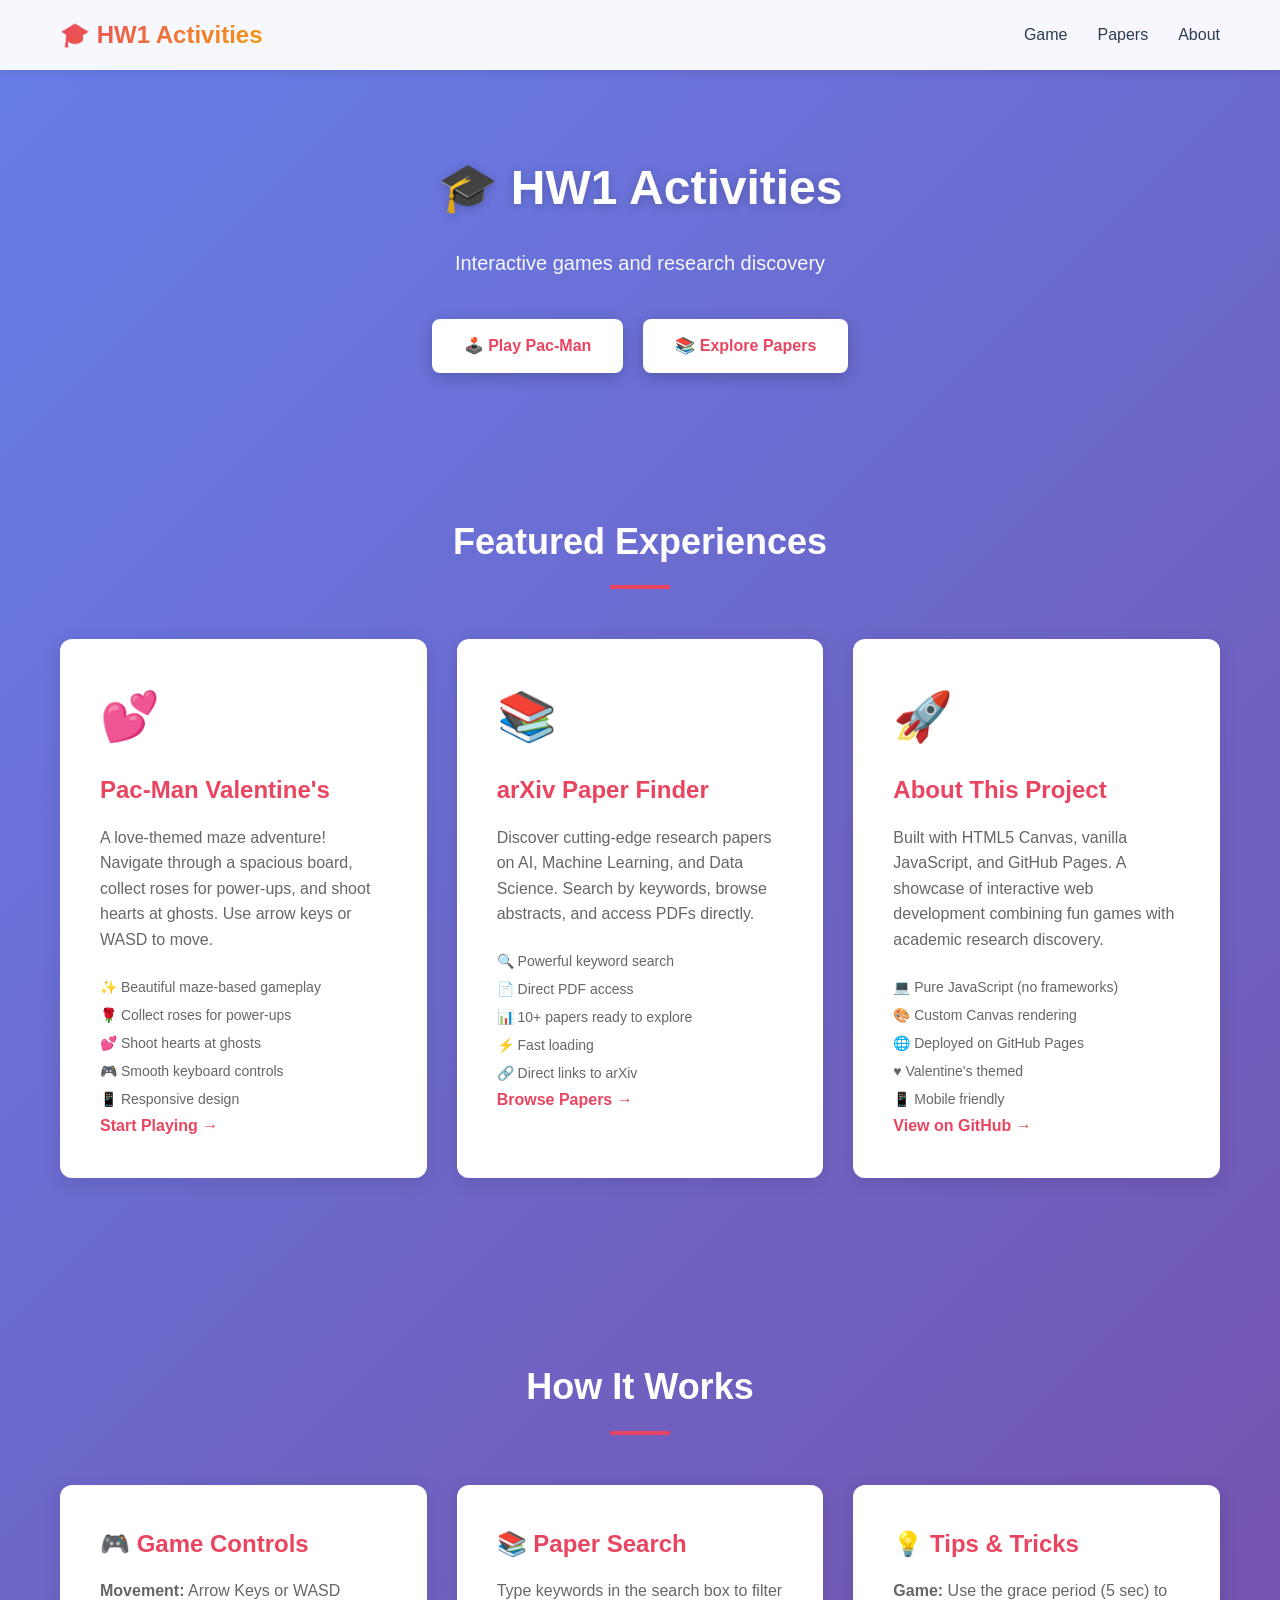
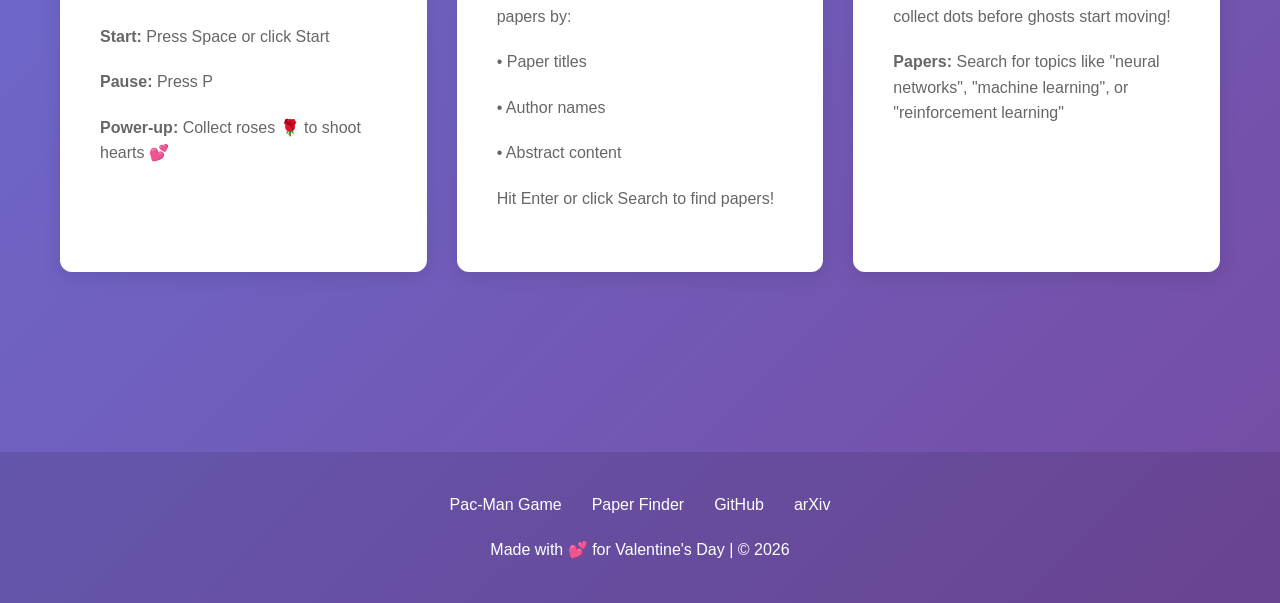
<file: index.html>
<!DOCTYPE html>
<html lang="en">
<head>
  <meta charset="UTF-8">
  <meta name="viewport" content="width=device-width, initial-scale=1.0">
  <title>HW1 Activities</title>
  <style>
    * {
      margin: 0;
      padding: 0;
      box-sizing: border-box;
    }

    :root {
      --primary: #e94560;
      --secondary: #f39c12;
      --dark: #1a1a2e;
      --light: #f5f5f5;
      --text: #2c3e50;
      --border: #ecf0f1;
    }

    body {
      font-family: -apple-system, BlinkMacSystemFont, 'Segoe UI', Roboto, 'Helvetica Neue', Arial, sans-serif;
      background: linear-gradient(135deg, #667eea 0%, #764ba2 100%);
      color: var(--text);
      line-height: 1.6;
      min-height: 100vh;
    }

    /* Navigation */
    nav {
      background: rgba(255, 255, 255, 0.95);
      backdrop-filter: blur(10px);
      padding: 1rem 0;
      position: sticky;
      top: 0;
      z-index: 1000;
      box-shadow: 0 2px 10px rgba(0, 0, 0, 0.1);
    }

    .nav-container {
      max-width: 1200px;
      margin: 0 auto;
      padding: 0 20px;
      display: flex;
      justify-content: space-between;
      align-items: center;
    }

    .nav-brand {
      font-size: 24px;
      font-weight: 700;
      background: linear-gradient(135deg, var(--primary), var(--secondary));
      -webkit-background-clip: text;
      -webkit-text-fill-color: transparent;
      text-decoration: none;
    }

    .nav-links {
      display: flex;
      gap: 30px;
      list-style: none;
    }

    .nav-links a {
      text-decoration: none;
      color: var(--text);
      font-weight: 500;
      transition: color 0.3s;
    }

    .nav-links a:hover {
      color: var(--primary);
    }

    /* Hero Section */
    .hero {
      padding: 80px 20px;
      text-align: center;
      color: white;
    }

    .hero h1 {
      font-size: 48px;
      margin-bottom: 20px;
      font-weight: 700;
      text-shadow: 0 2px 10px rgba(0, 0, 0, 0.2);
    }

    .hero p {
      font-size: 20px;
      margin-bottom: 40px;
      opacity: 0.95;
    }

    /* CTA Buttons */
    .cta-buttons {
      display: flex;
      gap: 20px;
      justify-content: center;
      flex-wrap: wrap;
      margin-top: 40px;
    }

    .btn {
      display: inline-block;
      padding: 14px 32px;
      border-radius: 8px;
      text-decoration: none;
      font-weight: 600;
      transition: all 0.3s;
      cursor: pointer;
      border: none;
      font-size: 16px;
    }

    .btn-primary {
      background: white;
      color: var(--primary);
      box-shadow: 0 4px 15px rgba(0, 0, 0, 0.2);
    }

    .btn-primary:hover {
      transform: translateY(-2px);
      box-shadow: 0 6px 20px rgba(0, 0, 0, 0.3);
    }

    .btn-secondary {
      background: rgba(255, 255, 255, 0.2);
      color: white;
      border: 2px solid white;
    }

    .btn-secondary:hover {
      background: white;
      color: var(--primary);
    }

    /* Main Content */
    .container {
      max-width: 1200px;
      margin: 0 auto;
      padding: 60px 20px;
    }

    .features {
      display: grid;
      grid-template-columns: repeat(auto-fit, minmax(350px, 1fr));
      gap: 30px;
      margin-bottom: 60px;
    }

    .feature-card {
      background: white;
      padding: 40px;
      border-radius: 12px;
      box-shadow: 0 4px 20px rgba(0, 0, 0, 0.1);
      transition: transform 0.3s, box-shadow 0.3s;
    }

    .feature-card:hover {
      transform: translateY(-5px);
      box-shadow: 0 8px 30px rgba(0, 0, 0, 0.15);
    }

    .feature-card h3 {
      font-size: 24px;
      margin-bottom: 15px;
      color: var(--primary);
    }

    .feature-card p {
      color: #666;
      margin-bottom: 20px;
    }

    .feature-card a {
      display: inline-block;
      color: var(--primary);
      text-decoration: none;
      font-weight: 600;
      transition: color 0.3s;
    }

    .feature-card a:hover {
      color: var(--secondary);
    }

    .emoji {
      font-size: 48px;
      display: block;
      margin-bottom: 15px;
    }

    /* Section Title */
    .section-title {
      text-align: center;
      font-size: 36px;
      margin-bottom: 50px;
      color: white;
    }

    .section-title::after {
      content: '';
      display: block;
      width: 60px;
      height: 4px;
      background: var(--primary);
      margin: 15px auto 0;
    }

    /* Footer */
    footer {
      background: rgba(0, 0, 0, 0.1);
      color: white;
      text-align: center;
      padding: 40px 20px;
      margin-top: 60px;
    }

    .footer-content {
      max-width: 1200px;
      margin: 0 auto;
    }

    .footer-links {
      display: flex;
      justify-content: center;
      gap: 30px;
      margin-bottom: 20px;
      flex-wrap: wrap;
    }

    .footer-links a {
      color: white;
      text-decoration: none;
      transition: color 0.3s;
    }

    .footer-links a:hover {
      color: var(--secondary);
    }

    /* Responsive */
    @media (max-width: 768px) {
      .hero h1 {
        font-size: 32px;
      }

      .hero p {
        font-size: 16px;
      }

      .nav-links {
        gap: 20px;
      }

      .cta-buttons {
        flex-direction: column;
        align-items: center;
      }

      .btn {
        width: 100%;
        max-width: 300px;
      }
    }
  </style>
</head>
<body>
  <!-- Navigation -->
  <nav>
    <div class="nav-container">
      <a href="#" class="nav-brand">🎓 HW1 Activities</a>
      <ul class="nav-links">
        <li><a href="#game">Game</a></li>
        <li><a href="#papers">Papers</a></li>
        <li><a href="#about">About</a></li>
      </ul>
    </div>
  </nav>

  <!-- Hero Section -->
  <div class="hero">
    <h1>🎓 HW1 Activities</h1>
    <p>Interactive games and research discovery</p>
    <div class="cta-buttons">
      <a href="pacman-valentine.html" class="btn btn-primary">🕹️ Play Pac-Man</a>
      <a href="papers.html" class="btn btn-primary">📚 Explore Papers</a>
    </div>
  </div>

  <!-- Features Section -->
  <div class="container">
    <h2 class="section-title" id="game">Featured Experiences</h2>

    <div class="features">
      <!-- Pac-Man Card -->
      <div class="feature-card">
        <span class="emoji">💕</span>
        <h3>Pac-Man Valentine's</h3>
        <p>A love-themed maze adventure! Navigate through a spacious board, collect roses for power-ups, and shoot hearts at ghosts. Use arrow keys or WASD to move.</p>
        <ul style="list-style: none; color: #666; font-size: 14px; line-height: 2;">
          <li>✨ Beautiful maze-based gameplay</li>
          <li>🌹 Collect roses for power-ups</li>
          <li>💕 Shoot hearts at ghosts</li>
          <li>🎮 Smooth keyboard controls</li>
          <li>📱 Responsive design</li>
        </ul>
        <a href="pacman-valentine.html">Start Playing →</a>
      </div>

      <!-- Papers Card -->
      <div class="feature-card">
        <span class="emoji">📚</span>
        <h3>arXiv Paper Finder</h3>
        <p>Discover cutting-edge research papers on AI, Machine Learning, and Data Science. Search by keywords, browse abstracts, and access PDFs directly.</p>
        <ul style="list-style: none; color: #666; font-size: 14px; line-height: 2;">
          <li>🔍 Powerful keyword search</li>
          <li>📄 Direct PDF access</li>
          <li>📊 10+ papers ready to explore</li>
          <li>⚡ Fast loading</li>
          <li>🔗 Direct links to arXiv</li>
        </ul>
        <a href="papers.html">Browse Papers →</a>
      </div>

      <!-- About Card -->
      <div class="feature-card">
        <span class="emoji">🚀</span>
        <h3>About This Project</h3>
        <p>Built with HTML5 Canvas, vanilla JavaScript, and GitHub Pages. A showcase of interactive web development combining fun games with academic research discovery.</p>
        <ul style="list-style: none; color: #666; font-size: 14px; line-height: 2;">
          <li>💻 Pure JavaScript (no frameworks)</li>
          <li>🎨 Custom Canvas rendering</li>
          <li>🌐 Deployed on GitHub Pages</li>
          <li>♥️ Valentine's themed</li>
          <li>📱 Mobile friendly</li>
        </ul>
        <a href="https://github.com/rithika-u/rithika-u.github.io" target="_blank">View on GitHub →</a>
      </div>
    </div>
  </div>

  <!-- How It Works -->
  <div class="container" id="about">
    <h2 class="section-title">How It Works</h2>
    <div class="features">
      <div class="feature-card">
        <h3>🎮 Game Controls</h3>
        <p><strong>Movement:</strong> Arrow Keys or WASD</p>
        <p><strong>Start:</strong> Press Space or click Start</p>
        <p><strong>Pause:</strong> Press P</p>
        <p><strong>Power-up:</strong> Collect roses 🌹 to shoot hearts 💕</p>
      </div>

      <div class="feature-card">
        <h3>📚 Paper Search</h3>
        <p>Type keywords in the search box to filter papers by:</p>
        <p>• Paper titles</p>
        <p>• Author names</p>
        <p>• Abstract content</p>
        <p>Hit Enter or click Search to find papers!</p>
      </div>

      <div class="feature-card">
        <h3>💡 Tips & Tricks</h3>
        <p><strong>Game:</strong> Use the grace period (5 sec) to collect dots before ghosts start moving!</p>
        <p><strong>Papers:</strong> Search for topics like "neural networks", "machine learning", or "reinforcement learning"</p>
      </div>
    </div>
  </div>

  <!-- Footer -->
  <footer>
    <div class="footer-content">
      <div class="footer-links">
        <a href="pacman-valentine.html">Pac-Man Game</a>
        <a href="papers.html">Paper Finder</a>
        <a href="https://github.com/rithika-u/rithika-u.github.io" target="_blank">GitHub</a>
        <a href="https://arxiv.org" target="_blank">arXiv</a>
      </div>
      <p>Made with 💕 for Valentine's Day | © 2026</p>
    </div>
  </footer>
</body>
</html>
</file>
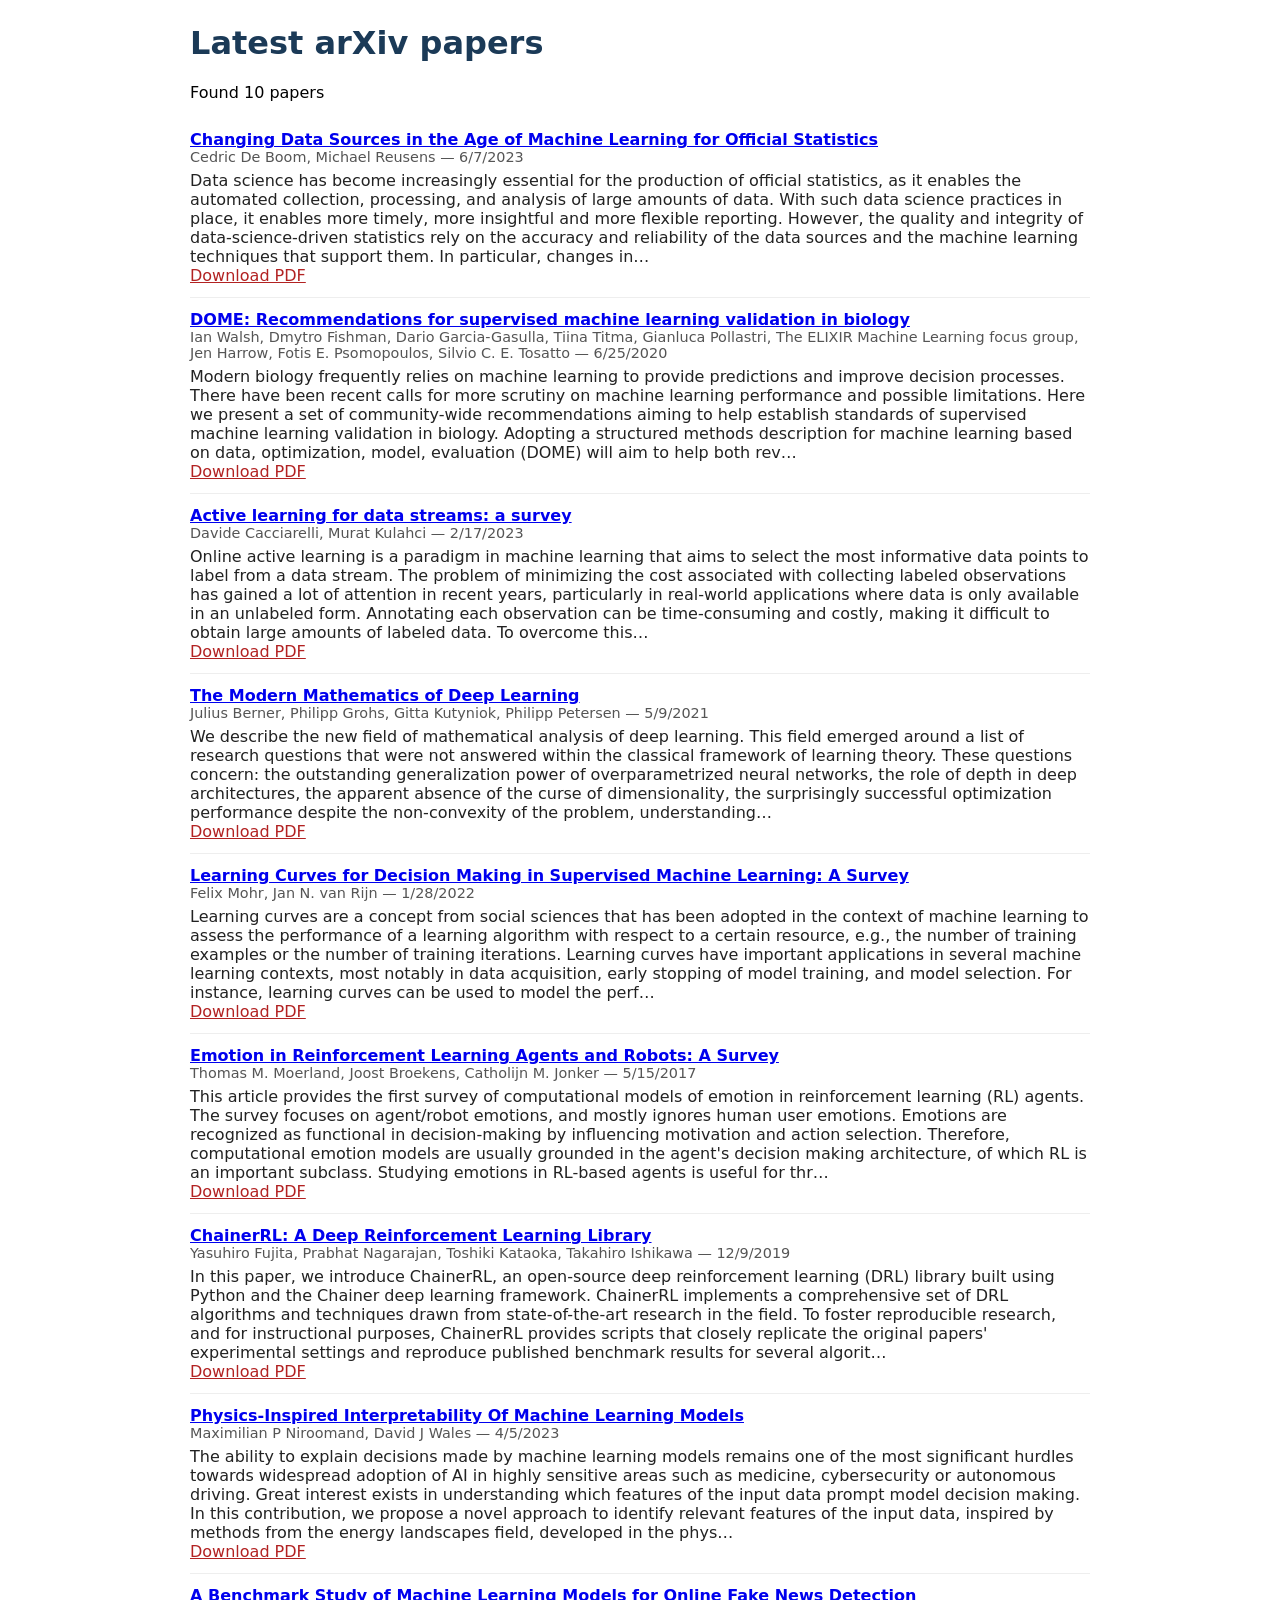
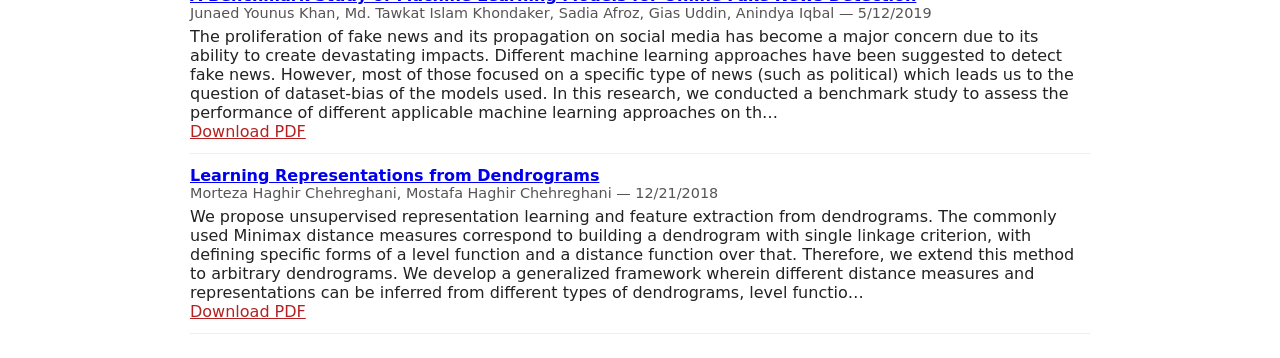
<file: arxiv.html>
<!doctype html>
<html lang="en">
  <head>
    <meta charset="utf-8" />
    <meta name="viewport" content="width=device-width,initial-scale=1" />
    <title>Latest arXiv papers</title>
    <style>
      body{font-family:system-ui,Segoe UI,Roboto,Helvetica,Arial,sans-serif;max-width:900px;margin:24px auto;padding:0 16px}
      h1{color:#1b3a57}
      .paper{border-bottom:1px solid #eee;padding:12px 0}
      .title{font-weight:600}
      .meta{color:#555;font-size:0.9rem}
      .abstract{margin-top:6px;color:#222}
      a.pdf{color:#b22222}
    </style>
  </head>
  <body>
    <h1>Latest arXiv papers</h1>
    <p id="status">Loading...</p>
    <div id="papers"></div>

    <script>
      function truncate(s, n=300){ return s.length>n ? s.slice(0,n).trim() + '…' : s }
      async function load(){
        try{
          const res = await fetch('/data/arxiv.json', {cache: 'no-store'})
          if(!res.ok) throw new Error('Fetch failed')
          const items = await res.json()
          const out = document.getElementById('papers')
          document.getElementById('status').textContent = `Found ${items.length} papers`;
          if(items.length===0) out.innerHTML = '<p>No papers found.</p>'
          items.forEach(p=>{
            const d = document.createElement('div'); d.className='paper'
            d.innerHTML = `<div class="title"><a href="${p.pdf_link}" target="_blank" rel="noopener noreferrer">${p.title}</a></div>`+
                          `<div class="meta">${p.authors.join(', ')} — ${new Date(p.published).toLocaleDateString()}</div>`+
                          `<div class="abstract">${truncate(p.abstract,500)}</div>`+
                          `<div class="link"><a class="pdf" href="${p.pdf_link}" target="_blank">Download PDF</a></div>`
            out.appendChild(d)
          })
        }catch(err){
          document.getElementById('status').textContent = 'Failed to load papers.'
          console.error(err)
        }
      }
      load()
    </script>
  </body>
</html>
</file>
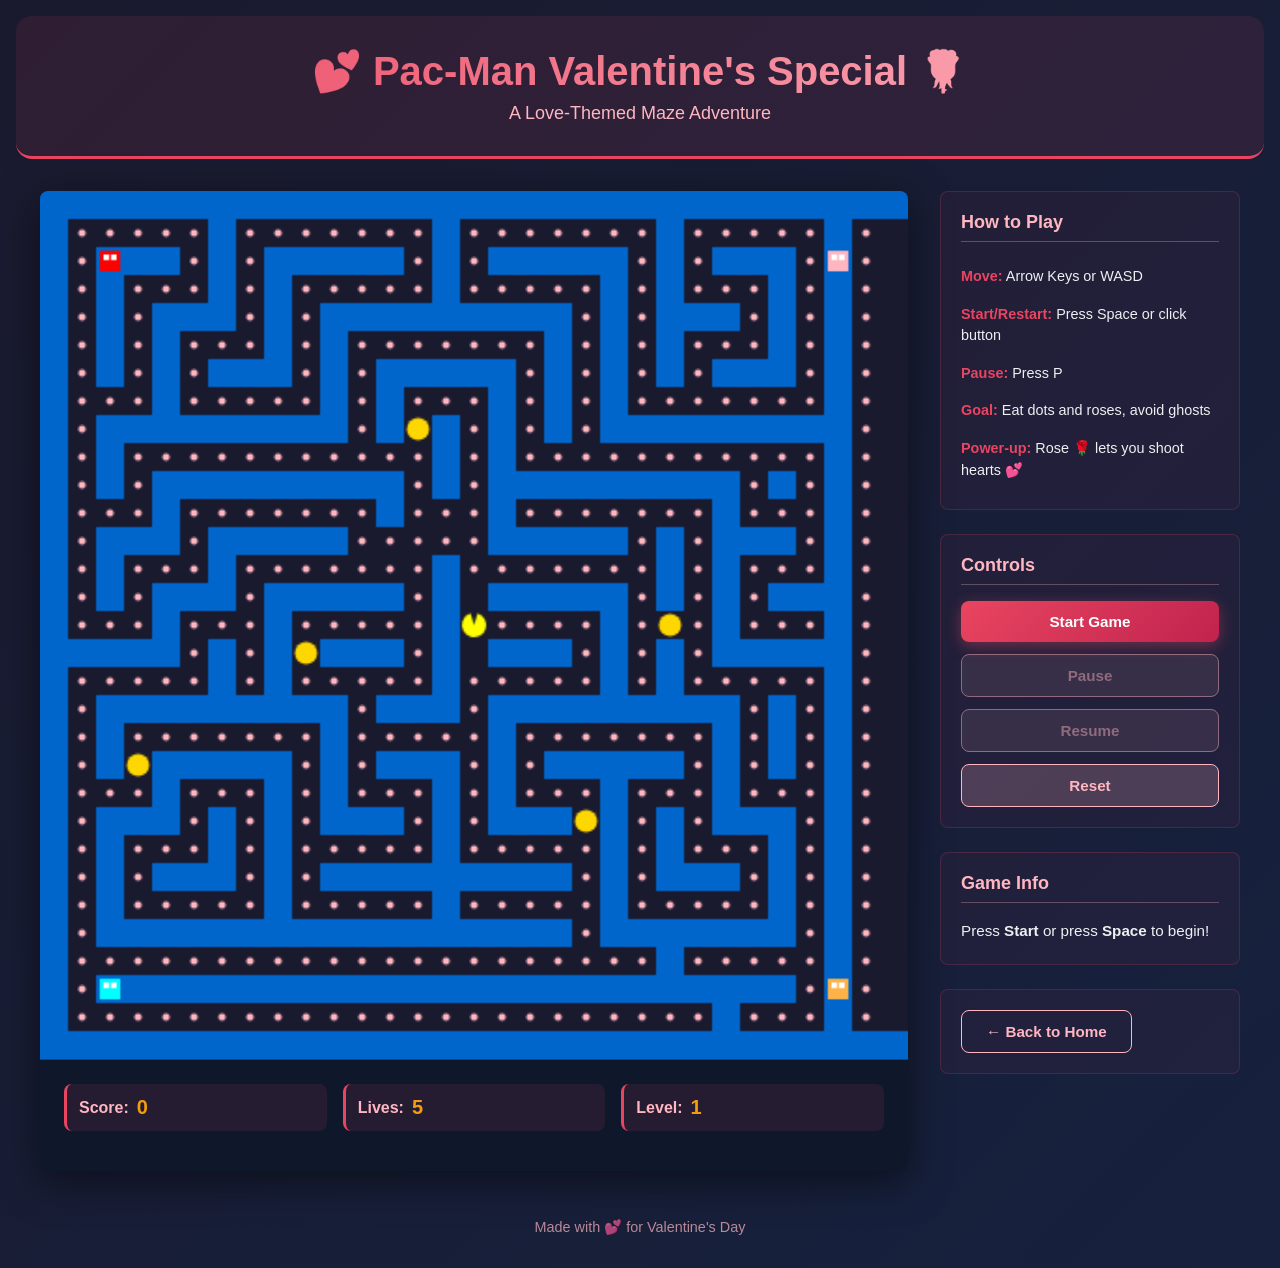
<file: pacman-valentine.html>
<!DOCTYPE html>
<html lang="en">
<head>
  <meta charset="UTF-8">
  <meta name="viewport" content="width=device-width, initial-scale=1.0">
  <meta name="description" content="Play Pac-Man Valentine's Special - A love-themed maze game with power-ups">
  <title>💕 Pac-Man Valentine's Special</title>
  <link rel="stylesheet" href="css/game.css?v=2.0">
</head>
<body>
  <header class="game-header">
    <h1>💕 Pac-Man Valentine's Special 🌹</h1>
    <p class="tagline">A Love-Themed Maze Adventure</p>
  </header>

  <main class="game-wrapper">
    <div class="game-container">
      <canvas id="gameCanvas" width="465" height="465"></canvas>
      
      <div class="game-info">
        <div class="info-row">
          <div class="score-display">
            <span class="label">Score:</span>
            <span id="score" class="value">0</span>
          </div>
          <div class="lives-display">
            <span class="label">Lives:</span>
            <span id="lives" class="value">3</span>
          </div>
          <div class="level-display">
            <span class="label">Level:</span>
            <span id="level" class="value">1</span>
          </div>
        </div>
        
        <div class="power-up-info" id="powerUpInfo" style="display: none;">
          <span class="power-up-label">🌹 Power-up Active:</span>
          <div class="power-up-bar">
            <div id="powerUpBar" class="power-up-fill"></div>
          </div>
          <span id="powerUpTime">0</span>s
        </div>
      </div>
    </div>

    <aside class="game-controls">
      <div class="controls-section">
        <h2>How to Play</h2>
        <ul class="instructions">
          <li><strong>Move:</strong> Arrow Keys or WASD</li>
          <li><strong>Start/Restart:</strong> Press Space or click button</li>
          <li><strong>Pause:</strong> Press P</li>
          <li><strong>Goal:</strong> Eat dots and roses, avoid ghosts</li>
          <li><strong>Power-up:</strong> Rose 🌹 lets you shoot hearts 💕</li>
        </ul>
      </div>

      <div class="controls-section">
        <h2>Controls</h2>
        <div class="button-group">
          <button id="startBtn" class="btn btn-primary">Start Game</button>
          <button id="pauseBtn" class="btn btn-secondary" disabled>Pause</button>
          <button id="resumeBtn" class="btn btn-secondary" disabled>Resume</button>
          <button id="resetBtn" class="btn btn-secondary">Reset</button>
        </div>
      </div>

      <div class="controls-section">
        <h2>Game Info</h2>
        <div id="gameStatus" class="game-status">
          <p>Press Start to begin!</p>
        </div>
      </div>

      <div class="controls-section">
        <a href="index.html" class="btn btn-link">← Back to Home</a>
      </div>
    </aside>
  </main>

  <footer class="game-footer">
    <p>Made with 💕 for Valentine's Day</p>
  </footer>

  <script src="js/game.js?v=2.0"></script>
</body>
</html>
</file>
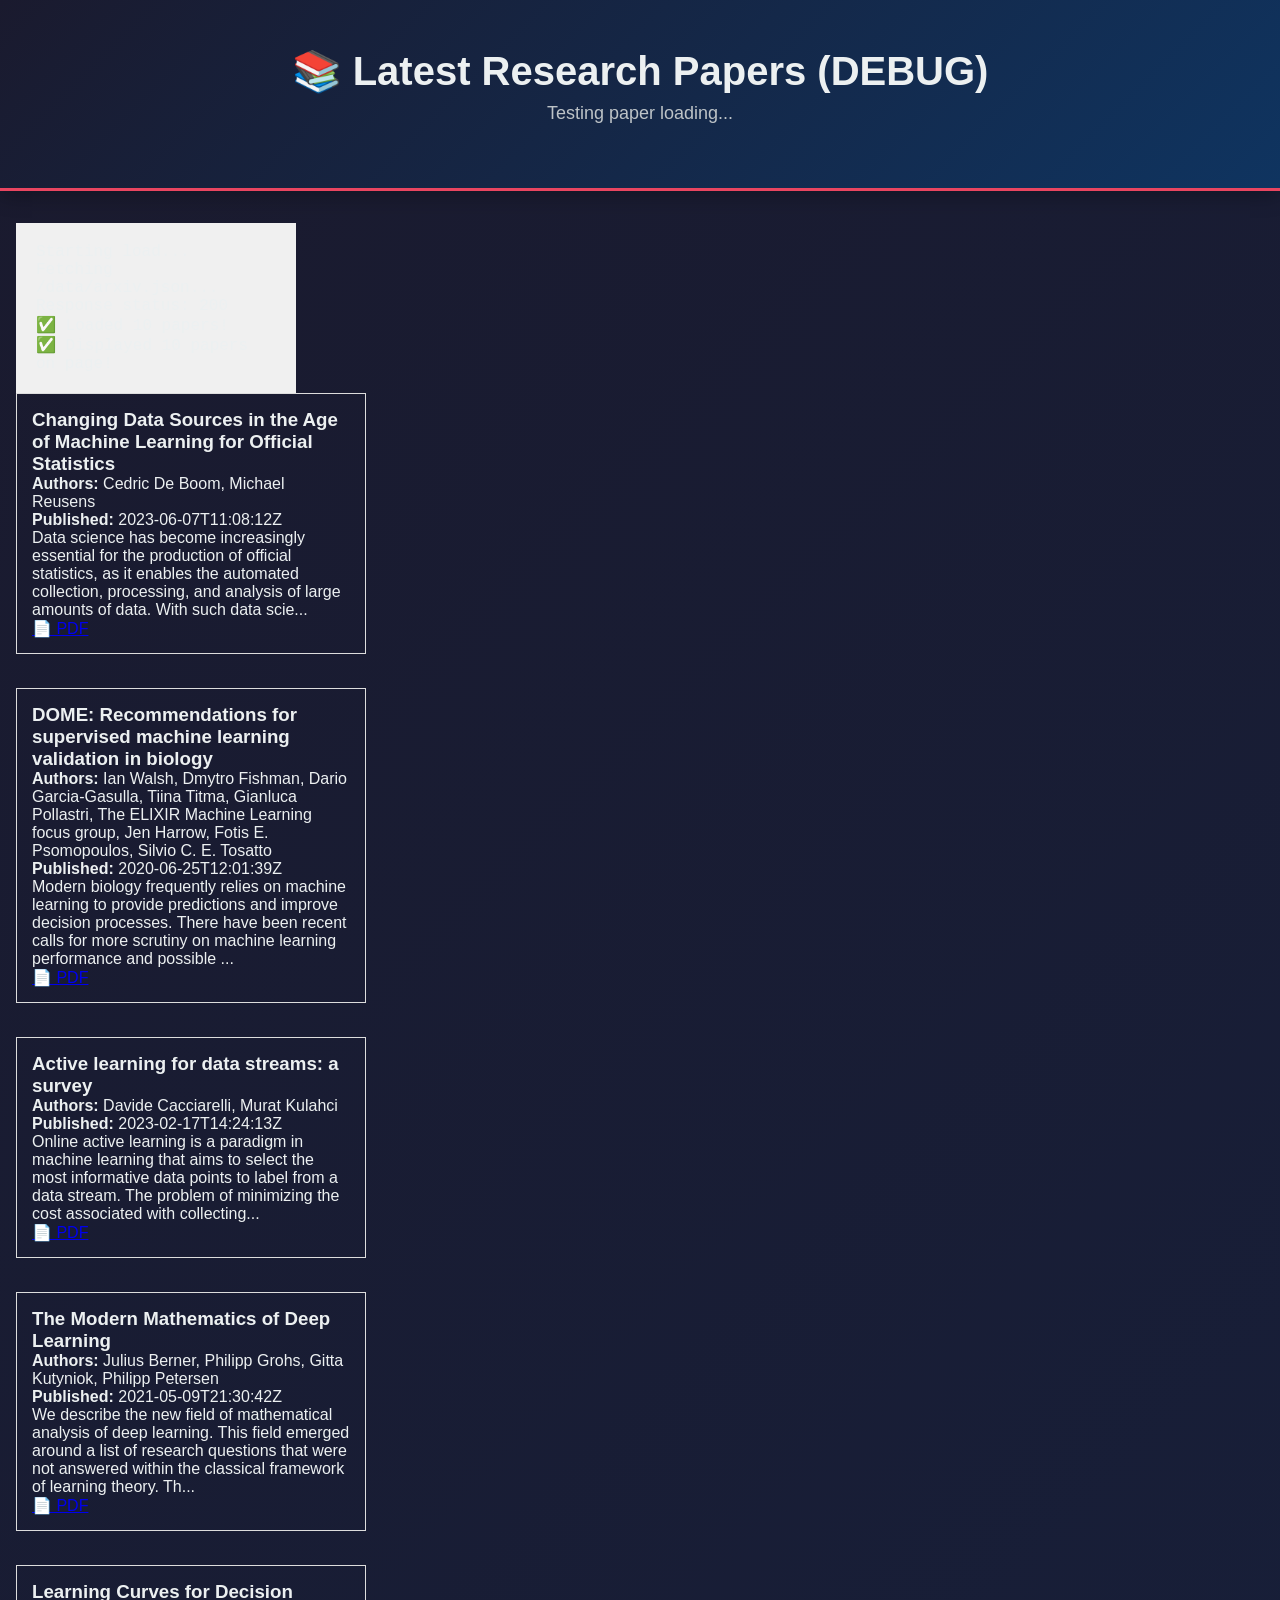
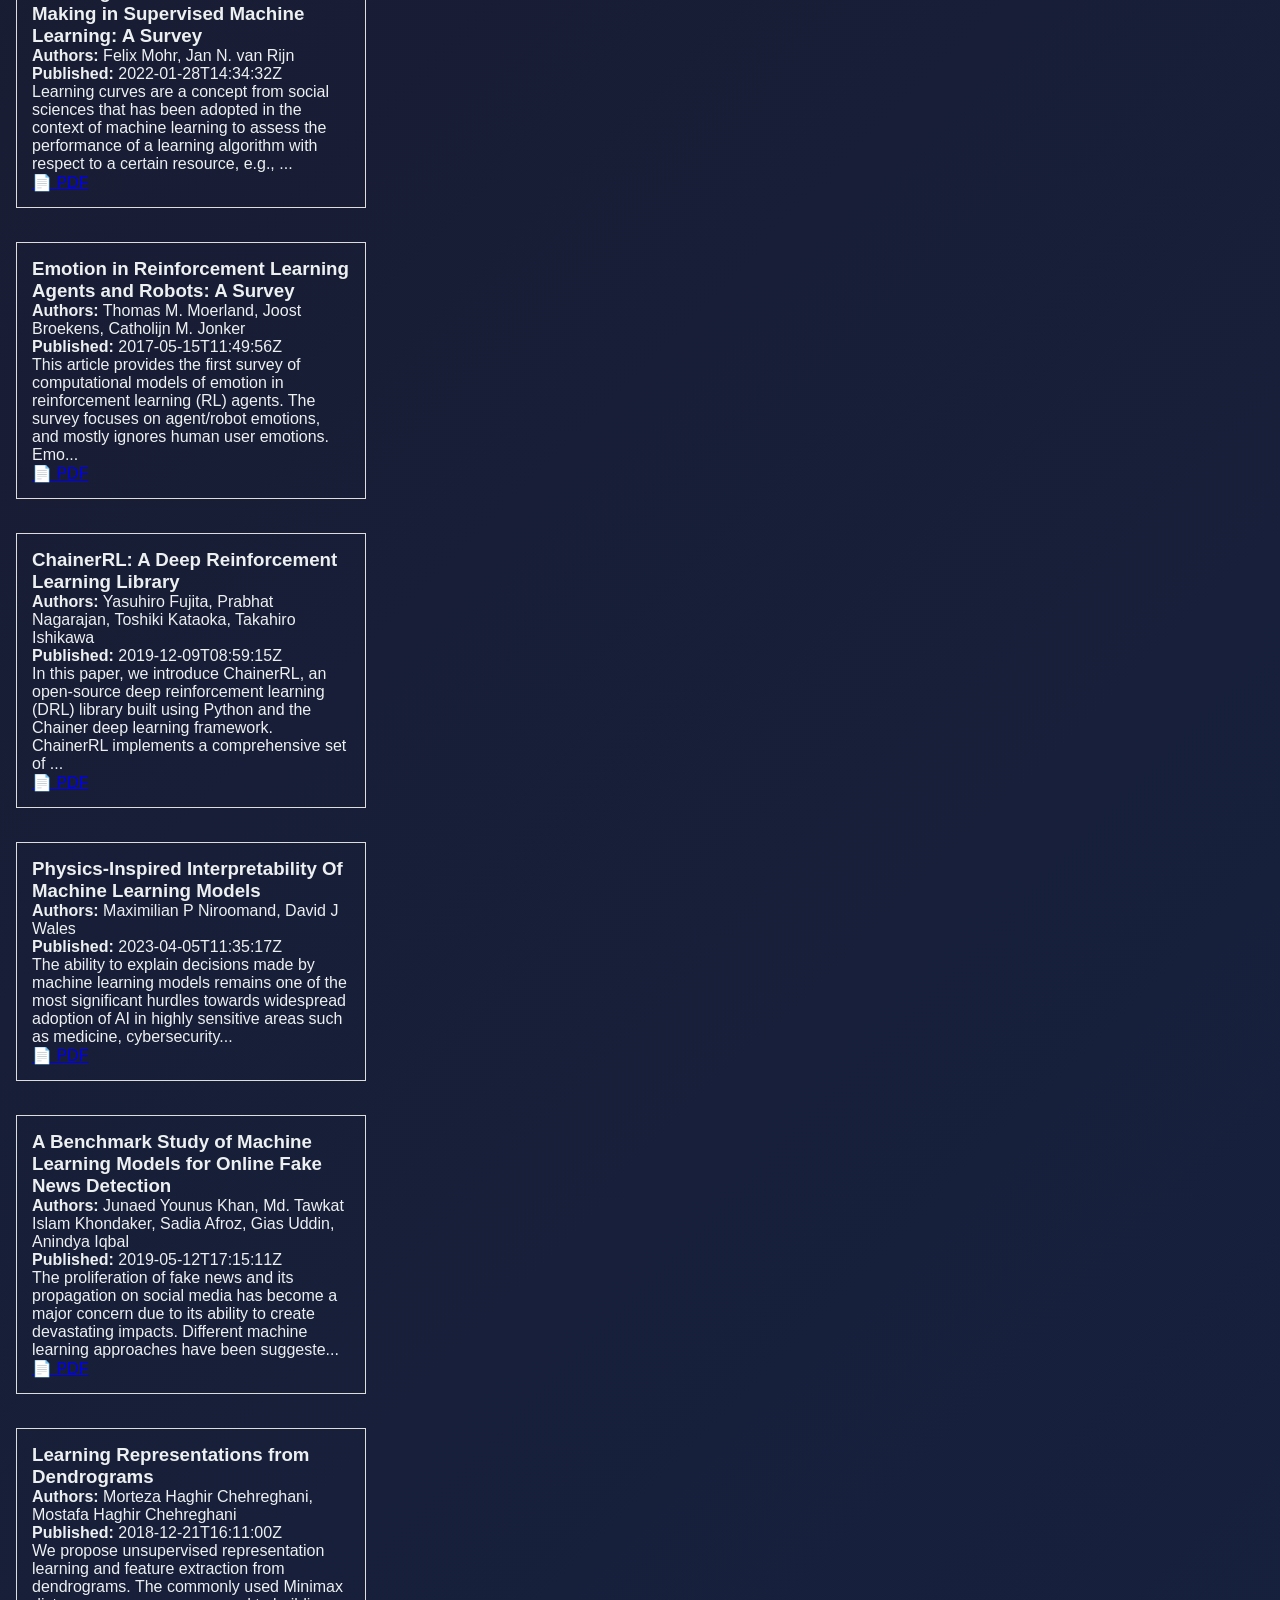
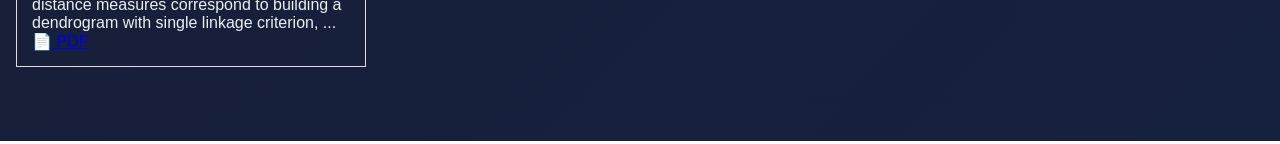
<file: papers-debug.html>
<!DOCTYPE html>
<html lang="en">
<head>
  <meta charset="UTF-8">
  <meta name="viewport" content="width=device-width, initial-scale=1.0">
  <title>📚 Latest Research Papers - Debug</title>
  <link rel="stylesheet" href="css/papers.css">
</head>
<body>
  <header class="papers-header">
    <h1>📚 Latest Research Papers (DEBUG)</h1>
    <p class="header-subtitle">Testing paper loading...</p>
  </header>

  <main class="papers-wrapper">
    <section class="papers-container" style="width: 100%;">
      <div id="debugOutput" style="padding: 20px; white-space: pre-wrap; font-family: monospace; background: #f0f0f0;"></div>
      <div id="papersList" class="papers-grid"></div>
    </section>
  </main>

  <script>
    async function loadPapers() {
      const debug = document.getElementById('debugOutput');
      
      debug.innerHTML += 'Starting load...\n';
      
      try {
        debug.innerHTML += 'Fetching /data/arxiv.json...\n';
        const response = await fetch('/data/arxiv.json');
        debug.innerHTML += `Response status: ${response.status}\n`;
        
        if (!response.ok) throw new Error('Response not OK');
        
        const papers = await response.json();
        debug.innerHTML += `✅ Loaded ${papers.length} papers!\n`;
        
        if (!Array.isArray(papers)) {
          throw new Error('Data is not an array');
        }
        
        // Display papers
        const container = document.getElementById('papersList');
        papers.forEach((paper, i) => {
          const div = document.createElement('div');
          div.style.padding = '15px';
          div.style.border = '1px solid #ddd';
          div.style.marginBottom = '10px';
          div.innerHTML = `
            <h3>${paper.title}</h3>
            <p><strong>Authors:</strong> ${paper.authors.join(', ')}</p>
            <p><strong>Published:</strong> ${paper.published}</p>
            <p>${(paper.abstract || '').substring(0, 200)}...</p>
            <a href="${paper.pdf_link}" target="_blank">📄 PDF</a>
          `;
          container.appendChild(div);
        });
        
        debug.innerHTML += `✅ Displayed ${papers.length} papers on page!\n`;
      } catch (error) {
        debug.innerHTML += `❌ ERROR: ${error.message}\n${error.stack}\n`;
      }
    }
    
    document.addEventListener('DOMContentLoaded', loadPapers);
    // Also try immediately in case DOMContentLoaded already fired
    if (document.readyState === 'loading') {
      // Wait for DOMContentLoaded
    } else {
      loadPapers();
    }
  </script>
</body>
</html>
</file>
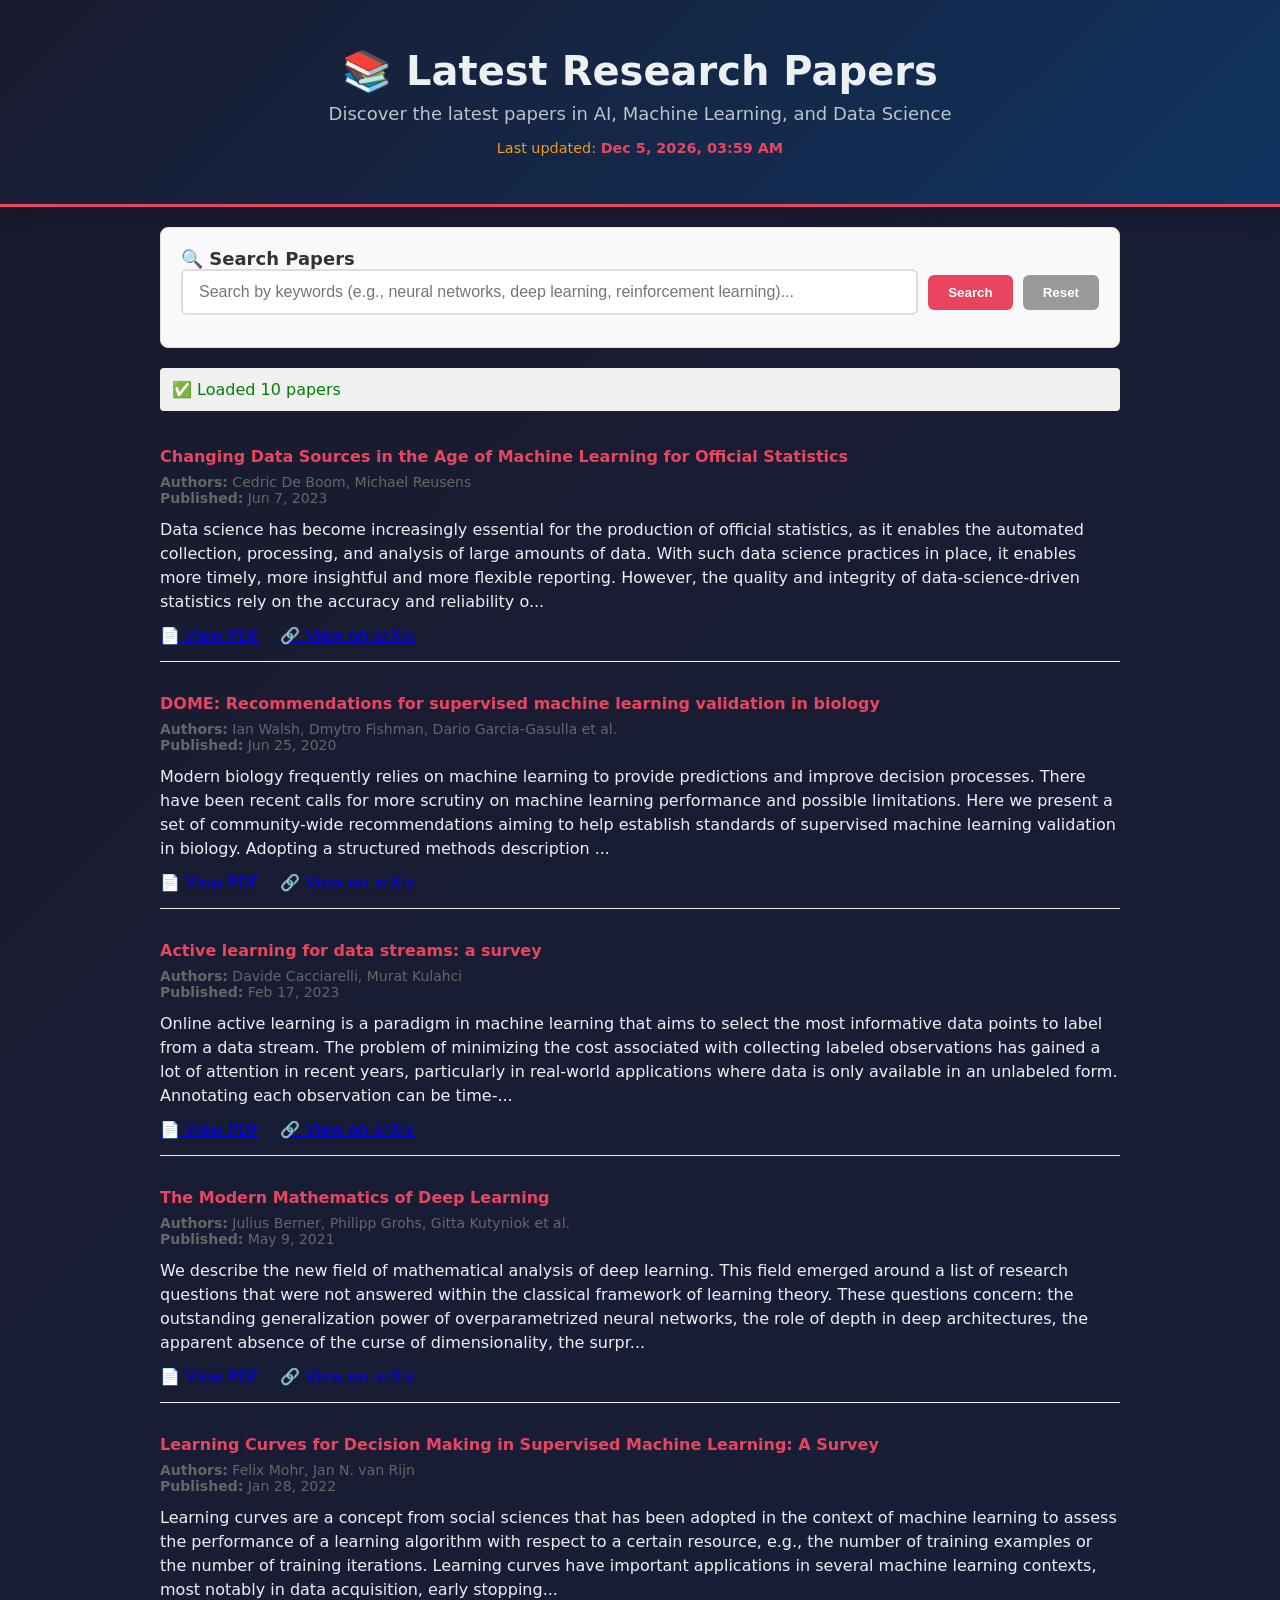
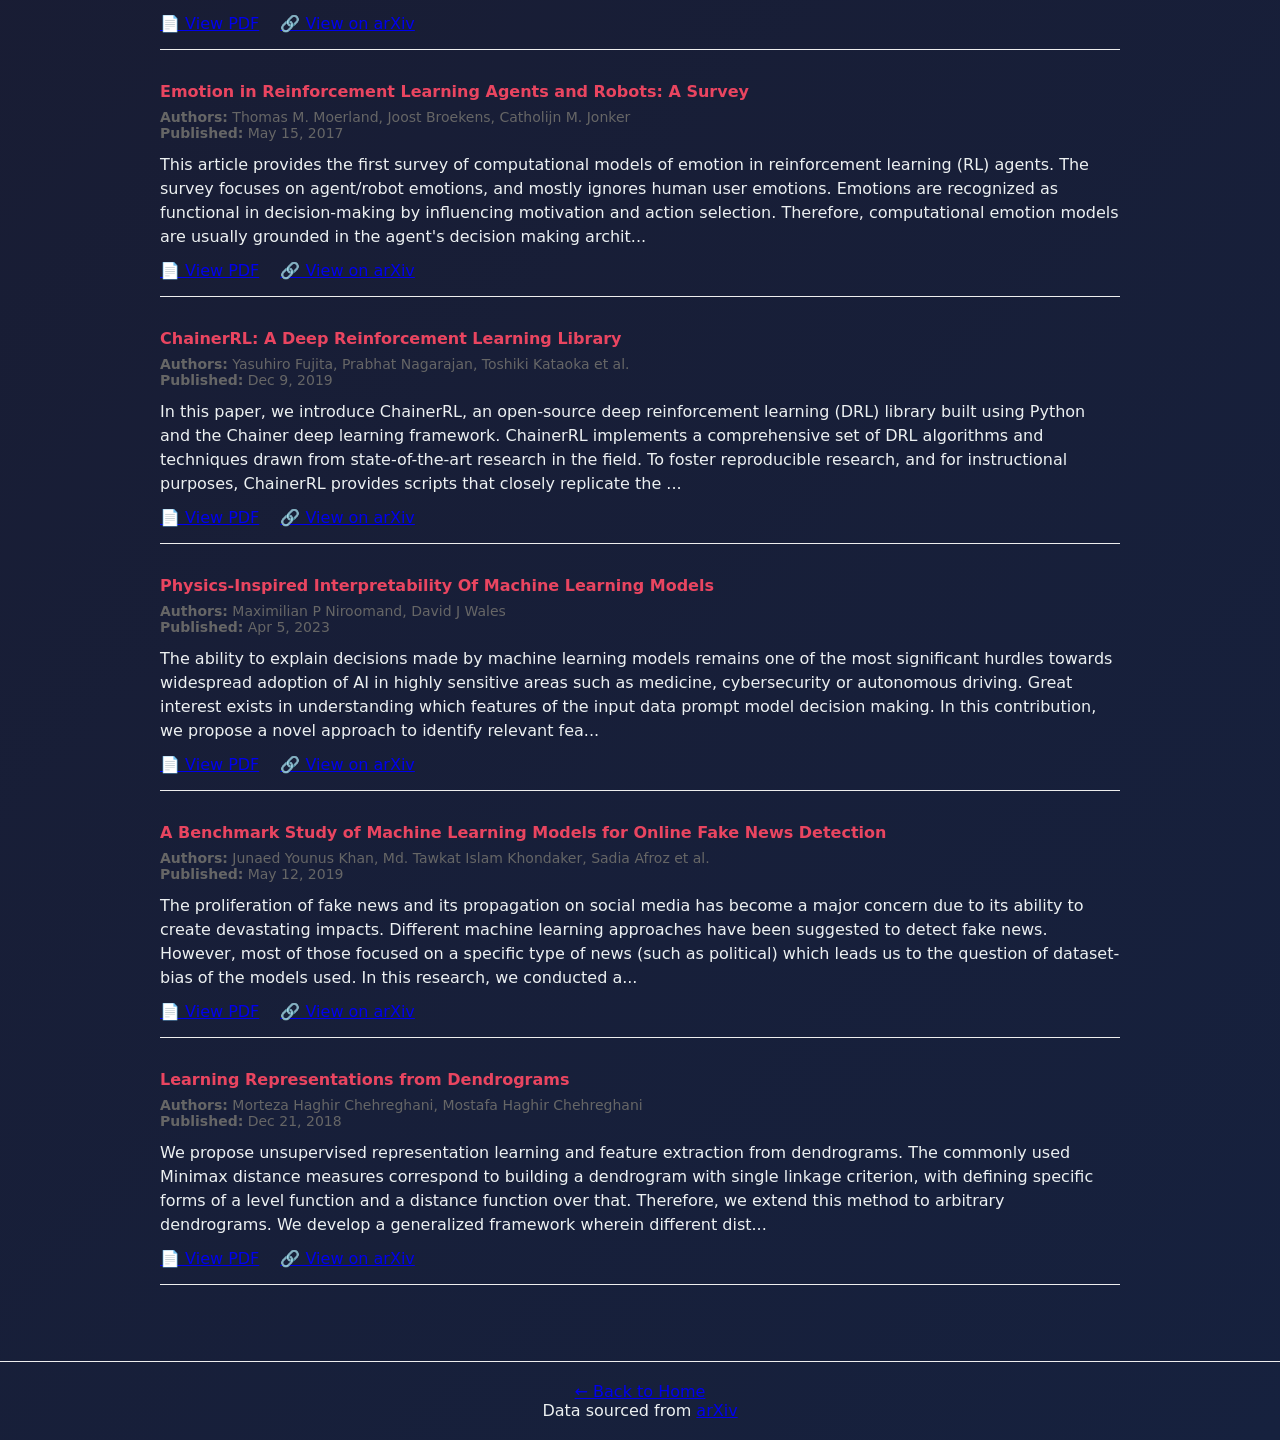
<file: papers.html>
<!DOCTYPE html>
<html lang="en">
<head>
  <meta charset="UTF-8">
  <meta name="viewport" content="width=device-width, initial-scale=1.0">
  <meta name="description" content="Latest Research Papers from arXiv">
  <title>📚 Latest Research Papers</title>
  <link rel="stylesheet" href="css/papers.css">
  <style>
    body { font-family: system-ui, sans-serif; }
    
    .search-section {
      background: #f9f9f9;
      padding: 20px;
      border-radius: 8px;
      margin-bottom: 20px;
      border: 1px solid #e0e0e0;
    }
    
    .search-section h2 {
      margin-top: 0;
      font-size: 18px;
      color: #333;
    }
    
    .search-input-group {
      display: flex;
      gap: 10px;
      flex-wrap: wrap;
      align-items: center;
    }
    
    #searchInput {
      flex: 1;
      min-width: 250px;
      padding: 12px 16px;
      font-size: 16px;
      border: 2px solid #ddd;
      border-radius: 6px;
      transition: border-color 0.2s;
    }
    
    #searchInput:focus {
      outline: none;
      border-color: #e94560;
      box-shadow: 0 0 0 3px rgba(233, 69, 96, 0.1);
    }
    
    .search-button {
      padding: 10px 20px;
      background: #e94560;
      color: white;
      border: none;
      border-radius: 6px;
      cursor: pointer;
      font-weight: 600;
      transition: background 0.2s;
    }
    
    .search-button:hover {
      background: #d63449;
    }
    
    .search-button:active {
      transform: scale(0.98);
    }
    
    .reset-button {
      padding: 10px 20px;
      background: #999;
      color: white;
      border: none;
      border-radius: 6px;
      cursor: pointer;
      font-weight: 600;
      transition: background 0.2s;
    }
    
    .reset-button:hover {
      background: #777;
    }
    
    .results-info {
      font-size: 14px;
      color: #666;
      margin-bottom: 12px;
    }
    
    .results-info strong {
      color: #e94560;
    }
    
    .paper { border-bottom: 1px solid #eee; padding: 16px 0; margin: 16px 0; }
    .paper-title { font-weight: 600; margin-bottom: 8px; }
    .paper-title a { text-decoration: none; color: #e94560; }
    .paper-title a:hover { text-decoration: underline; }
    .paper-meta { font-size: 14px; color: #666; margin-bottom: 8px; }
    .paper-abstract { margin: 12px 0; line-height: 1.5; }
    .paper-links { margin-top: 12px; }
    .paper-links a { margin-right: 16px; display: inline-block; }
    #lastUpdate { font-weight: 600; color: #e94560; }
    
    .highlight {
      background-color: #fff3cd;
      padding: 2px 4px;
      border-radius: 2px;
      font-weight: 600;
    }
    
    .no-results {
      padding: 40px 20px;
      text-align: center;
      color: #999;
    }
    
    .no-results p {
      margin: 10px 0;
    }
  </style>
</head>
<body>
  <header class="papers-header">
    <h1>📚 Latest Research Papers</h1>
    <p class="header-subtitle">Discover the latest papers in AI, Machine Learning, and Data Science</p>
    <p class="updated-at">Last updated: <span id="lastUpdate">Loading...</span></p>
  </header>

  <main style="max-width: 1000px; margin: 0 auto; padding: 20px;">
    <div class="search-section">
      <h2>🔍 Search Papers</h2>
      <div class="search-input-group">
        <input 
          type="text" 
          id="searchInput" 
          placeholder="Search by keywords (e.g., neural networks, deep learning, reinforcement learning)..."
        >
        <button class="search-button" onclick="performSearch()">Search</button>
        <button class="reset-button" onclick="resetSearch()">Reset</button>
      </div>
      <div class="results-info" id="resultsInfo"></div>
    </div>

    <div id="status" style="padding: 12px; background: #f0f0f0; border-radius: 4px; margin-bottom: 20px;">
      Loading papers...
    </div>
    <div id="papers"></div>
  </main>

  <footer style="text-align: center; padding: 20px; border-top: 1px solid #eee; margin-top: 40px;">
    <p><a href="index.html">← Back to Home</a></p>
    <p>Data sourced from <a href="https://arxiv.org" target="_blank" rel="noopener noreferrer">arXiv</a></p>
  </footer>

  <script>
    let allPapers = [];
    let filteredPapers = [];

    async function loadPapers() {
      try {
        console.log('Fetching papers...');
        const response = await fetch('/data/arxiv.json', { cache: 'no-store' });
        
        if (!response.ok) {
          throw new Error(`HTTP ${response.status}`);
        }
        
        allPapers = await response.json();
        filteredPapers = [...allPapers];
        console.log(`Loaded ${allPapers.length} papers`);
        
        if (!Array.isArray(allPapers) || allPapers.length === 0) {
          document.getElementById('status').innerHTML = '<p style="color: red;">❌ No papers found</p>';
          document.getElementById('lastUpdate').textContent = 'Unknown';
          return;
        }
        
        // Update timestamp
        const now = new Date();
        document.getElementById('lastUpdate').textContent = now.toLocaleString('en-US', {
          year: 'numeric',
          month: 'short',
          day: 'numeric',
          hour: '2-digit',
          minute: '2-digit'
        });
        
        displayPapers();
        document.getElementById('status').innerHTML = `<p style="color: green;">✅ Loaded ${allPapers.length} papers</p>`;
        
        // Allow search by Enter key
        document.getElementById('searchInput').addEventListener('keypress', function(e) {
          if (e.key === 'Enter') {
            performSearch();
          }
        });
      } catch (error) {
        console.error('Failed to load papers:', error);
        document.getElementById('status').innerHTML = `<p style="color: red;">❌ Error loading papers: ${error.message}</p>`;
        document.getElementById('lastUpdate').textContent = 'Error';
      }
    }

    function performSearch() {
      const searchTerm = document.getElementById('searchInput').value.toLowerCase().trim();
      
      if (!searchTerm) {
        resetSearch();
        return;
      }
      
      filteredPapers = allPapers.filter(paper => {
        const title = (paper.title || '').toLowerCase();
        const authors = (paper.authors || []).map(a => a.toLowerCase()).join(' ');
        const abstract = (paper.abstract || '').toLowerCase();
        
        return title.includes(searchTerm) || 
               authors.includes(searchTerm) || 
               abstract.includes(searchTerm);
      });
      
      displayPapers();
      
      const info = document.getElementById('resultsInfo');
      if (filteredPapers.length === 0) {
        info.innerHTML = `<p>No papers found for "<strong>${escapeHtml(searchTerm)}</strong>"</p>`;
      } else {
        info.innerHTML = `<p>Found <strong>${filteredPapers.length}</strong> paper${filteredPapers.length !== 1 ? 's' : ''} matching "<strong>${escapeHtml(searchTerm)}</strong>"</p>`;
      }
    }

    function resetSearch() {
      document.getElementById('searchInput').value = '';
      filteredPapers = [...allPapers];
      displayPapers();
      document.getElementById('resultsInfo').innerHTML = '';
    }

    function displayPapers() {
      const container = document.getElementById('papers');
      
      if (filteredPapers.length === 0) {
        container.innerHTML = `
          <div class="no-results">
            <p>😔 No papers found</p>
            <p style="font-size: 14px;">Try adjusting your search terms</p>
          </div>
        `;
        return;
      }
      
      container.innerHTML = filteredPapers.map(paper => `
        <div class="paper">
          <div class="paper-title">
            <a href="https://arxiv.org/abs/${paper.id || paper.title.substring(0, 10)}" target="_blank" rel="noopener noreferrer">
              ${escapeHtml(paper.title)}
            </a>
          </div>
          <div class="paper-meta">
            <strong>Authors:</strong> ${escapeHtml(paper.authors.slice(0, 3).join(', '))}${paper.authors.length > 3 ? ' et al.' : ''}
            <br>
            <strong>Published:</strong> ${new Date(paper.published).toLocaleDateString('en-US', { year: 'numeric', month: 'short', day: 'numeric' })}
          </div>
          <div class="paper-abstract">
            ${escapeHtml((paper.abstract || paper.summary || '').substring(0, 400))}...
          </div>
          <div class="paper-links">
            <a href="${paper.pdf_link || '#'}" target="_blank" rel="noopener noreferrer">📄 View PDF</a>
            <a href="https://arxiv.org/abs/${paper.id || paper.title.substring(0, 10)}" target="_blank" rel="noopener noreferrer">🔗 View on arXiv</a>
          </div>
        </div>
      `).join('');
    }
    
    function escapeHtml(text) {
      const div = document.createElement('div');
      div.textContent = text;
      return div.innerHTML;
    }
    
    // Load papers when DOM is ready
    if (document.readyState === 'loading') {
      document.addEventListener('DOMContentLoaded', loadPapers);
    } else {
      loadPapers();
    }
  </script>
</body>
</html>
</file>
<file: css/game.css>
* {
  margin: 0;
  padding: 0;
  box-sizing: border-box;
}

:root {
  --primary-dark: #1a1a2e;
  --secondary-dark: #16213e;
  --accent-pink: #e94560;
  --light-pink: #ffb6c1;
  --gold: #f39c12;
  --text-light: #ecf0f1;
}

html {
  font-size: 16px;
}

body {
  font-family: -apple-system, BlinkMacSystemFont, 'Segoe UI', 'Roboto', 'Oxygen', 'Ubuntu', sans-serif;
  background: linear-gradient(135deg, var(--primary-dark) 0%, var(--secondary-dark) 100%);
  color: var(--text-light);
  min-height: 100vh;
  padding: 1rem;
}

.game-header {
  text-align: center;
  margin-bottom: 2rem;
  padding: 2rem 1rem;
  background: rgba(233, 69, 96, 0.1);
  border-radius: 1rem;
  border-bottom: 3px solid var(--accent-pink);
}

.game-header h1 {
  font-size: 2.5rem;
  margin-bottom: 0.5rem;
  background: linear-gradient(to right, var(--accent-pink), var(--light-pink));
  -webkit-background-clip: text;
  -webkit-text-fill-color: transparent;
  background-clip: text;
}

.tagline {
  font-size: 1.125rem;
  color: var(--light-pink);
  font-weight: 500;
}

.game-wrapper {
  display: grid;
  grid-template-columns: 1fr 300px;
  gap: 2rem;
  max-width: 1200px;
  margin: 0 auto;
}

.game-container {
  background: var(--secondary-dark);
  border-radius: 0.5rem;
  overflow: hidden;
  box-shadow: 0 10px 40px rgba(0, 0, 0, 0.5);
}

#gameCanvas {
  display: block;
  width: 100%;
  height: auto;
  background: #1a1a2e;
}

.game-info {
  padding: 1.5rem;
  background: rgba(0, 0, 0, 0.3);
  border-top: 1px solid rgba(255, 182, 193, 0.2);
}

.info-row {
  display: grid;
  grid-template-columns: repeat(3, 1fr);
  gap: 1rem;
  margin-bottom: 1rem;
}

.score-display,
.lives-display,
.level-display {
  display: flex;
  align-items: center;
  gap: 0.5rem;
  padding: 0.75rem;
  background: rgba(233, 69, 96, 0.1);
  border-radius: 0.5rem;
  border-left: 3px solid var(--accent-pink);
}

.label {
  font-weight: 600;
  color: var(--light-pink);
}

.value {
  font-weight: bold;
  font-size: 1.25rem;
  color: var(--gold);
}

.power-up-info {
  padding: 0.75rem;
  background: rgba(243, 156, 18, 0.1);
  border-radius: 0.5rem;
  border-left: 3px solid var(--gold);
}

.power-up-label {
  display: block;
  font-weight: 600;
  color: var(--gold);
  margin-bottom: 0.5rem;
}

.power-up-bar {
  height: 8px;
  background: rgba(255, 255, 255, 0.1);
  border-radius: 4px;
  overflow: hidden;
  margin-bottom: 0.5rem;
}

.power-up-fill {
  height: 100%;
  background: linear-gradient(90deg, var(--gold), #ffed4e);
  border-radius: 4px;
  transition: width 0.1s ease-out;
}

.game-controls {
  display: flex;
  flex-direction: column;
  gap: 1.5rem;
}

.controls-section {
  background: rgba(233, 69, 96, 0.05);
  border: 1px solid rgba(233, 69, 96, 0.2);
  border-radius: 0.5rem;
  padding: 1.25rem;
}

.controls-section h2 {
  font-size: 1.125rem;
  margin-bottom: 1rem;
  color: var(--light-pink);
  border-bottom: 1px solid rgba(255, 182, 193, 0.3);
  padding-bottom: 0.5rem;
}

.instructions {
  list-style: none;
}

.instructions li {
  padding: 0.5rem 0;
  font-size: 0.9rem;
  line-height: 1.5;
}

.instructions strong {
  color: var(--accent-pink);
}

.button-group {
  display: grid;
  gap: 0.75rem;
}

.btn {
  padding: 0.75rem 1.5rem;
  border: none;
  border-radius: 0.5rem;
  font-size: 0.95rem;
  font-weight: 600;
  cursor: pointer;
  transition: all 0.3s ease;
  text-decoration: none;
  display: inline-block;
  text-align: center;
}

.btn-primary {
  background: linear-gradient(135deg, var(--accent-pink), #c0234e);
  color: white;
  box-shadow: 0 4px 15px rgba(233, 69, 96, 0.4);
}

.btn-primary:hover:not(:disabled) {
  transform: translateY(-2px);
  box-shadow: 0 6px 20px rgba(233, 69, 96, 0.6);
}

.btn-primary:disabled {
  opacity: 0.5;
  cursor: not-allowed;
}

.btn-secondary {
  background: rgba(255, 182, 193, 0.2);
  color: var(--light-pink);
  border: 1px solid var(--light-pink);
}

.btn-secondary:hover:not(:disabled) {
  background: rgba(255, 182, 193, 0.3);
}

.btn-secondary:disabled {
  opacity: 0.5;
  cursor: not-allowed;
}

.btn-link {
  background: transparent;
  color: var(--light-pink);
  border: 1px solid var(--light-pink);
  text-decoration: none;
}

.btn-link:hover {
  background: rgba(255, 182, 193, 0.1);
}

.game-status {
  font-size: 0.95rem;
  line-height: 1.6;
}

.game-message {
  font-size: 1.125rem;
  font-weight: bold;
  color: var(--gold);
  animation: pulse 1s infinite;
}

@keyframes pulse {
  0%, 100% {
    opacity: 1;
  }
  50% {
    opacity: 0.7;
  }
}

.game-footer {
  text-align: center;
  margin-top: 2rem;
  padding: 1rem;
  color: rgba(255, 182, 193, 0.7);
  font-size: 0.9rem;
}

@media (max-width: 768px) {
  .game-wrapper {
    grid-template-columns: 1fr;
    gap: 1.5rem;
  }

  .game-header h1 {
    font-size: 1.75rem;
  }

  .info-row {
    grid-template-columns: 1fr;
  }

  .game-controls {
    gap: 1rem;
  }

  .controls-section {
    padding: 1rem;
  }

  .btn {
    padding: 0.65rem 1.25rem;
    font-size: 0.9rem;
  }
}

@media (max-width: 480px) {
  body {
    padding: 0.5rem;
  }

  .game-header {
    padding: 1rem 0.5rem;
    margin-bottom: 1rem;
  }

  .game-header h1 {
    font-size: 1.5rem;
  }

  .tagline {
    font-size: 1rem;
  }
}
</file>
<file: css/papers.css>
* {
  margin: 0;
  padding: 0;
  box-sizing: border-box;
}

:root {
  --primary-dark: #1a1a2e;
  --secondary-dark: #16213e;
  --accent-blue: #0f3460;
  --primary-color: #e94560;
  --secondary-color: #f39c12;
  --text-light: #ecf0f1;
  --text-muted: #bdc3c7;
  --success-color: #27ae60;
}

html {
  font-size: 16px;
}

body {
  font-family: -apple-system, BlinkMacSystemFont, 'Segoe UI', 'Roboto', 'Oxygen', 'Ubuntu', sans-serif;
  background: linear-gradient(135deg, var(--primary-dark) 0%, var(--secondary-dark) 100%);
  color: var(--text-light);
  min-height: 100vh;
}

.papers-header {
  background: linear-gradient(135deg, #1a1a2e 0%, #0f3460 100%);
  border-bottom: 3px solid var(--primary-color);
  padding: 3rem 1rem;
  text-align: center;
  box-shadow: 0 4px 20px rgba(0, 0, 0, 0.3);
}

.papers-header h1 {
  font-size: 2.5rem;
  margin-bottom: 0.5rem;
  color: var(--text-light);
}

.header-subtitle {
  font-size: 1.125rem;
  color: var(--text-muted);
  margin-bottom: 1rem;
}

.updated-at {
  font-size: 0.9rem;
  color: var(--secondary-color);
}

.papers-wrapper {
  display: grid;
  grid-template-columns: 280px 1fr;
  gap: 2rem;
  max-width: 1400px;
  margin: 2rem auto;
  padding: 0 1rem;
}

.papers-filters {
  background: rgba(15, 52, 96, 0.3);
  border: 1px solid rgba(233, 69, 96, 0.2);
  border-radius: 0.5rem;
  padding: 1.5rem;
  height: fit-content;
  position: sticky;
  top: 1rem;
}

.filter-group {
  margin-bottom: 1.5rem;
}

.filter-group:last-of-type {
  margin-bottom: 1rem;
}

.filter-group h3 {
  font-size: 1rem;
  margin-bottom: 0.75rem;
  color: var(--secondary-color);
  border-bottom: 1px solid rgba(243, 156, 18, 0.3);
  padding-bottom: 0.5rem;
}

.search-input {
  width: 100%;
  padding: 0.75rem;
  background: rgba(255, 255, 255, 0.05);
  border: 1px solid rgba(255, 255, 255, 0.1);
  border-radius: 0.5rem;
  color: var(--text-light);
  font-size: 0.95rem;
  transition: all 0.3s ease;
}

.search-input::placeholder {
  color: var(--text-muted);
}

.search-input:focus {
  outline: none;
  border-color: var(--primary-color);
  background: rgba(255, 255, 255, 0.08);
  box-shadow: 0 0 0 3px rgba(233, 69, 96, 0.2);
}

#searchHint {
  display: block;
  font-size: 0.8rem;
  color: var(--text-muted);
  margin-top: 0.5rem;
}

.category-list {
  display: flex;
  flex-direction: column;
  gap: 0.5rem;
}

.category-option {
  display: flex;
  align-items: center;
  gap: 0.5rem;
  padding: 0.5rem;
  cursor: pointer;
  border-radius: 0.25rem;
  transition: all 0.2s ease;
  font-size: 0.95rem;
}

.category-option:hover {
  background: rgba(233, 69, 96, 0.1);
}

.category-checkbox {
  width: 18px;
  height: 18px;
  cursor: pointer;
  accent-color: var(--primary-color);
}

.sort-select {
  width: 100%;
  padding: 0.75rem;
  background: rgba(255, 255, 255, 0.05);
  border: 1px solid rgba(255, 255, 255, 0.1);
  border-radius: 0.5rem;
  color: var(--text-light);
  font-size: 0.95rem;
  cursor: pointer;
  transition: all 0.3s ease;
}

.sort-select:focus {
  outline: none;
  border-color: var(--primary-color);
  background: rgba(255, 255, 255, 0.08);
}

.sort-select option {
  background: var(--secondary-dark);
  color: var(--text-light);
}

.papers-container {
  min-height: 400px;
}

.state-message {
  display: flex;
  flex-direction: column;
  align-items: center;
  justify-content: center;
  padding: 3rem;
  text-align: center;
  background: rgba(15, 52, 96, 0.3);
  border: 1px solid rgba(233, 69, 96, 0.2);
  border-radius: 0.5rem;
  min-height: 300px;
}

.state-message p {
  margin: 1rem 0;
  font-size: 1.125rem;
}

.state-message.error p {
  color: #e74c3c;
}

.spinner {
  border: 4px solid rgba(233, 69, 96, 0.2);
  border-top-color: var(--primary-color);
  border-radius: 50%;
  width: 40px;
  height: 40px;
  animation: spin 0.8s linear infinite;
}

@keyframes spin {
  to { transform: rotate(360deg); }
}

.papers-grid {
  display: grid;
  grid-template-columns: repeat(auto-fill, minmax(350px, 1fr));
  gap: 1.5rem;
  margin-bottom: 2rem;
}

.paper-card {
  background: rgba(15, 52, 96, 0.3);
  border: 1px solid rgba(233, 69, 96, 0.2);
  border-radius: 0.75rem;
  padding: 1.5rem;
  transition: all 0.3s ease;
  display: flex;
  flex-direction: column;
}

.paper-card:hover {
  border-color: var(--primary-color);
  background: rgba(15, 52, 96, 0.5);
  box-shadow: 0 8px 30px rgba(233, 69, 96, 0.2);
  transform: translateY(-4px);
}

.paper-card__header {
  margin-bottom: 1rem;
}

.paper-card__title {
  font-size: 1.125rem;
  margin-bottom: 0.5rem;
  line-height: 1.4;
}

.paper-card__title a {
  color: var(--text-light);
  text-decoration: none;
  transition: color 0.3s ease;
}

.paper-card__title a:hover {
  color: var(--secondary-color);
}

.paper-card__arxiv-id {
  display: inline-block;
  background: rgba(243, 156, 18, 0.1);
  color: var(--secondary-color);
  padding: 0.25rem 0.75rem;
  border-radius: 0.25rem;
  font-size: 0.85rem;
  font-weight: 600;
}

.paper-card__metadata {
  margin-bottom: 1rem;
  padding-bottom: 1rem;
  border-bottom: 1px solid rgba(255, 255, 255, 0.1);
}

.paper-card__authors,
.paper-card__date {
  font-size: 0.9rem;
  margin-bottom: 0.5rem;
  color: var(--text-muted);
}

.paper-card__authors strong {
  color: var(--text-light);
}

.paper-card__date {
  color: var(--secondary-color);
}

.paper-card__categories {
  display: flex;
  gap: 0.5rem;
  flex-wrap: wrap;
}

.category-tag {
  display: inline-block;
  background: rgba(15, 52, 96, 0.5);
  border: 1px solid rgba(233, 69, 96, 0.3);
  color: var(--text-muted);
  padding: 0.3rem 0.75rem;
  border-radius: 0.25rem;
  font-size: 0.8rem;
}

.paper-card__abstract {
  flex: 1;
  font-size: 0.95rem;
  line-height: 1.6;
  color: var(--text-muted);
  margin-bottom: 1rem;
}

.paper-card__actions {
  display: grid;
  grid-template-columns: 1fr 1fr;
  gap: 0.75rem;
}

.btn {
  padding: 0.75rem 1rem;
  border: none;
  border-radius: 0.5rem;
  font-size: 0.9rem;
  font-weight: 600;
  cursor: pointer;
  transition: all 0.3s ease;
  text-decoration: none;
  display: inline-flex;
  align-items: center;
  justify-content: center;
  gap: 0.5rem;
  text-align: center;
}

.btn-pdf,
.btn-arxiv {
  background: rgba(233, 69, 96, 0.2);
  color: var(--text-light);
  border: 1px solid rgba(233, 69, 96, 0.4);
}

.btn-pdf:hover,
.btn-arxiv:hover {
  background: var(--primary-color);
  border-color: var(--primary-color);
}

.btn-secondary {
  background: transparent;
  color: var(--secondary-color);
  border: 1px solid var(--secondary-color);
}

.btn-secondary:hover {
  background: rgba(243, 156, 18, 0.1);
}

.btn-primary {
  background: var(--primary-color);
  color: white;
  border: none;
}

.btn-primary:hover {
  background: #c0234e;
}

.pagination {
  display: flex;
  align-items: center;
  justify-content: center;
  gap: 1rem;
  margin-top: 2rem;
  padding: 1.5rem;
  background: rgba(15, 52, 96, 0.3);
  border-radius: 0.5rem;
}

.page-info {
  padding: 0 1rem;
  color: var(--secondary-color);
  font-weight: 600;
}

.papers-footer {
  text-align: center;
  padding: 2rem 1rem;
  color: var(--text-muted);
  border-top: 1px solid rgba(233, 69, 96, 0.2);
  margin-top: 3rem;
}

.papers-footer a {
  color: var(--secondary-color);
  text-decoration: none;
  transition: color 0.3s ease;
}

.papers-footer a:hover {
  color: var(--primary-color);
  text-decoration: underline;
}

@media (max-width: 1024px) {
  .papers-wrapper {
    grid-template-columns: 1fr;
  }

  .papers-filters {
    position: static;
    display: grid;
    grid-template-columns: repeat(2, 1fr);
    gap: 1rem;
  }

  .filter-group {
    margin-bottom: 0;
  }

  .papers-grid {
    grid-template-columns: repeat(auto-fill, minmax(300px, 1fr));
  }
}

@media (max-width: 768px) {
  .papers-header {
    padding: 2rem 1rem;
  }

  .papers-header h1 {
    font-size: 1.75rem;
  }

  .papers-filters {
    grid-template-columns: 1fr;
  }

  .papers-grid {
    grid-template-columns: 1fr;
  }

  .paper-card__actions {
    grid-template-columns: 1fr;
  }

  .pagination {
    flex-wrap: wrap;
  }
}

@media (max-width: 480px) {
  .papers-header {
    padding: 1.5rem 1rem;
  }

  .papers-header h1 {
    font-size: 1.5rem;
  }

  .papers-wrapper {
    gap: 1rem;
    padding: 0 0.5rem;
  }

  .papers-filters {
    padding: 1rem;
  }

  .filter-group h3 {
    font-size: 0.95rem;
  }

  .state-message {
    padding: 1.5rem;
    min-height: 250px;
  }

  .papers-grid {
    gap: 1rem;
  }

  .paper-card {
    padding: 1rem;
  }

  .btn {
    padding: 0.65rem 0.85rem;
    font-size: 0.85rem;
  }
}
</file>
